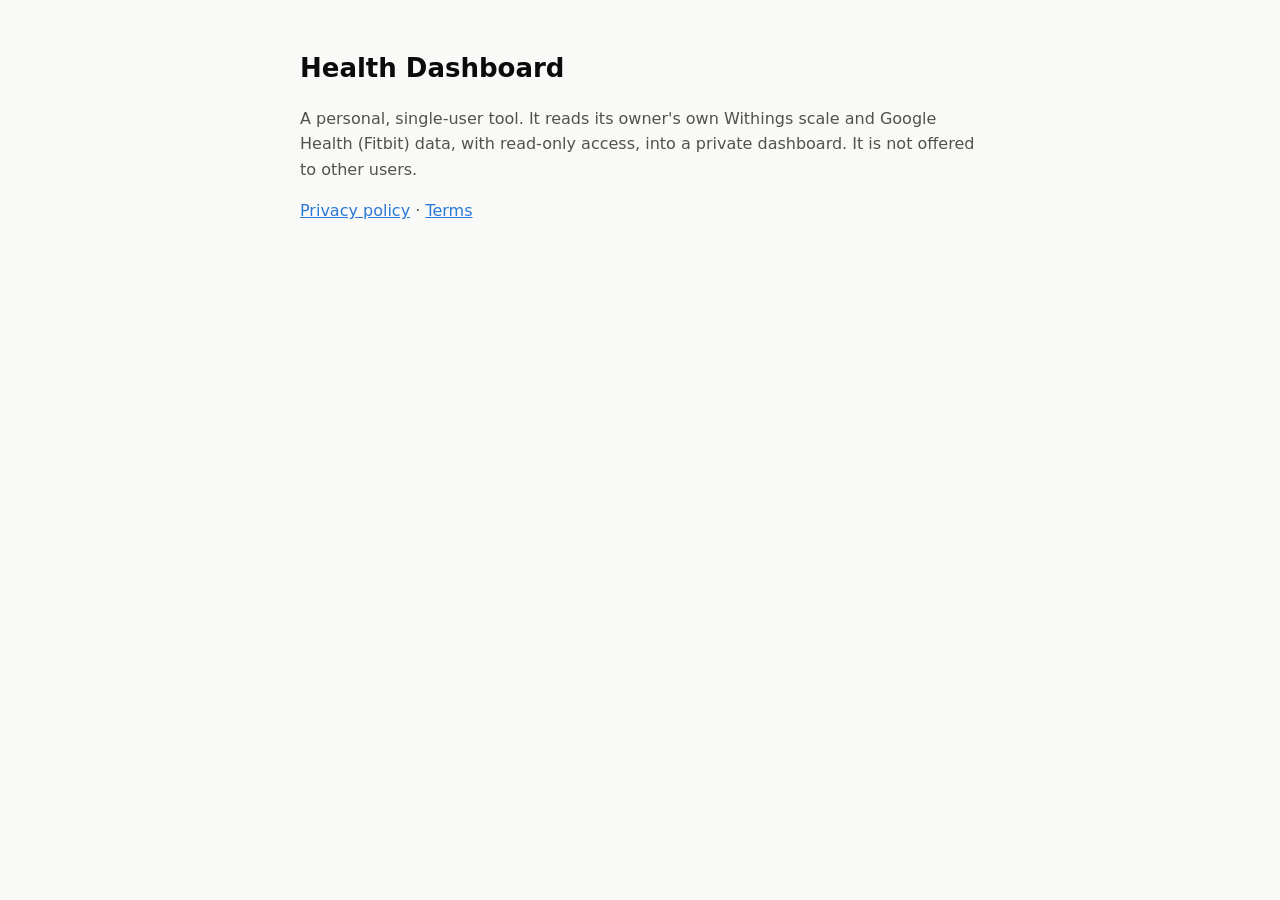
<file: index.html>
<!doctype html>
<html lang="en">
<head>
<meta charset="utf-8">
<meta name="viewport" content="width=device-width, initial-scale=1">
<title>Health Dashboard</title>
<meta name="description" content="A personal, single-user tool that reads its owner's own health data into a private dashboard.">
<link rel="stylesheet" href="style.css">
</head>
<body>
<main>
  <h1>Health Dashboard</h1>
  <p>A personal, single-user tool. It reads its owner's own Withings scale and Google Health
  (Fitbit) data, with read-only access, into a private dashboard. It is not offered to other users.</p>
  <p><a href="privacy.html">Privacy policy</a> · <a href="terms.html">Terms</a></p>
</main>
</body>
</html>
</file>
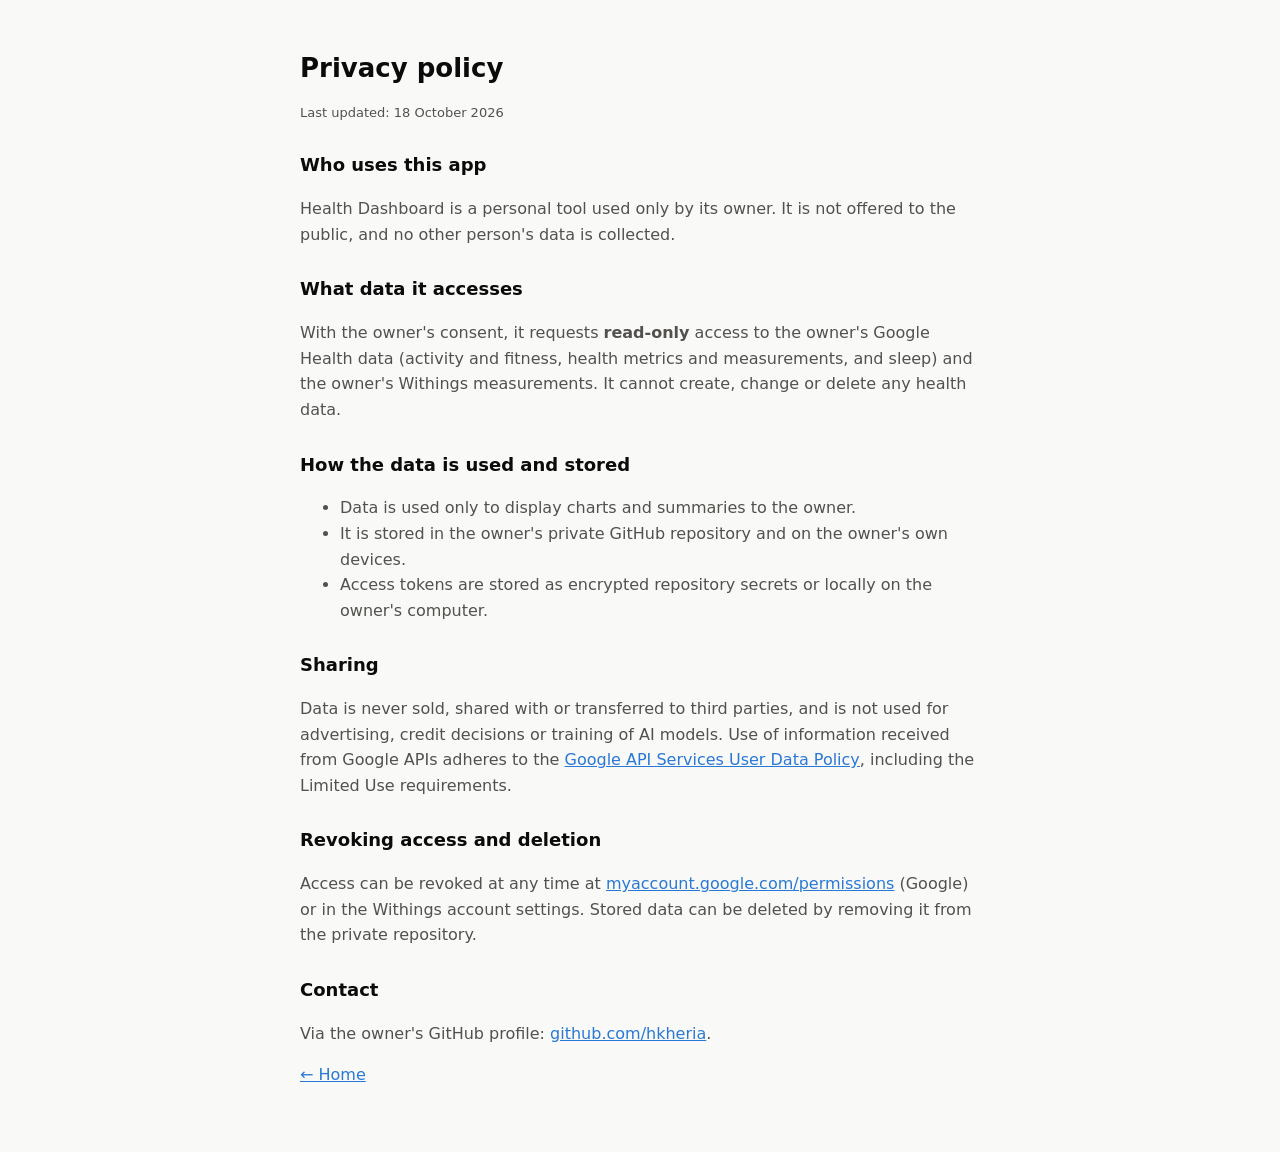
<file: privacy.html>
<!doctype html>
<html lang="en">
<head>
<meta charset="utf-8">
<meta name="viewport" content="width=device-width, initial-scale=1">
<title>Privacy Policy</title>
<meta name="description" content="Privacy policy for the Health Dashboard personal tool.">
<link rel="stylesheet" href="style.css">
</head>
<body>
<main>
  <h1>Privacy policy</h1>
  <p class="updated">Last updated: 18 October 2026</p>

  <h2>Who uses this app</h2>
  <p>Health Dashboard is a personal tool used only by its owner. It is not offered to the public,
  and no other person's data is collected.</p>

  <h2>What data it accesses</h2>
  <p>With the owner's consent, it requests <strong>read-only</strong> access to the owner's
  Google Health data (activity and fitness, health metrics and measurements, and sleep) and the owner's
  Withings measurements. It cannot create, change or delete any health data.</p>

  <h2>How the data is used and stored</h2>
  <ul>
    <li>Data is used only to display charts and summaries to the owner.</li>
    <li>It is stored in the owner's private GitHub repository and on the owner's own devices.</li>
    <li>Access tokens are stored as encrypted repository secrets or locally on the owner's computer.</li>
  </ul>

  <h2>Sharing</h2>
  <p>Data is never sold, shared with or transferred to third parties, and is not used for advertising,
  credit decisions or training of AI models. Use of information received from Google APIs adheres to the
  <a href="https://developers.google.com/terms/api-services-user-data-policy">Google API Services User Data Policy</a>,
  including the Limited Use requirements.</p>

  <h2>Revoking access and deletion</h2>
  <p>Access can be revoked at any time at
  <a href="https://myaccount.google.com/permissions">myaccount.google.com/permissions</a>
  (Google) or in the Withings account settings. Stored data can be deleted by removing it from the
  private repository.</p>

  <h2>Contact</h2>
  <p>Via the owner's GitHub profile: <a href="https://github.com/hkheria">github.com/hkheria</a>.</p>

  <p><a href="./">← Home</a></p>
</main>
</body>
</html>
</file>
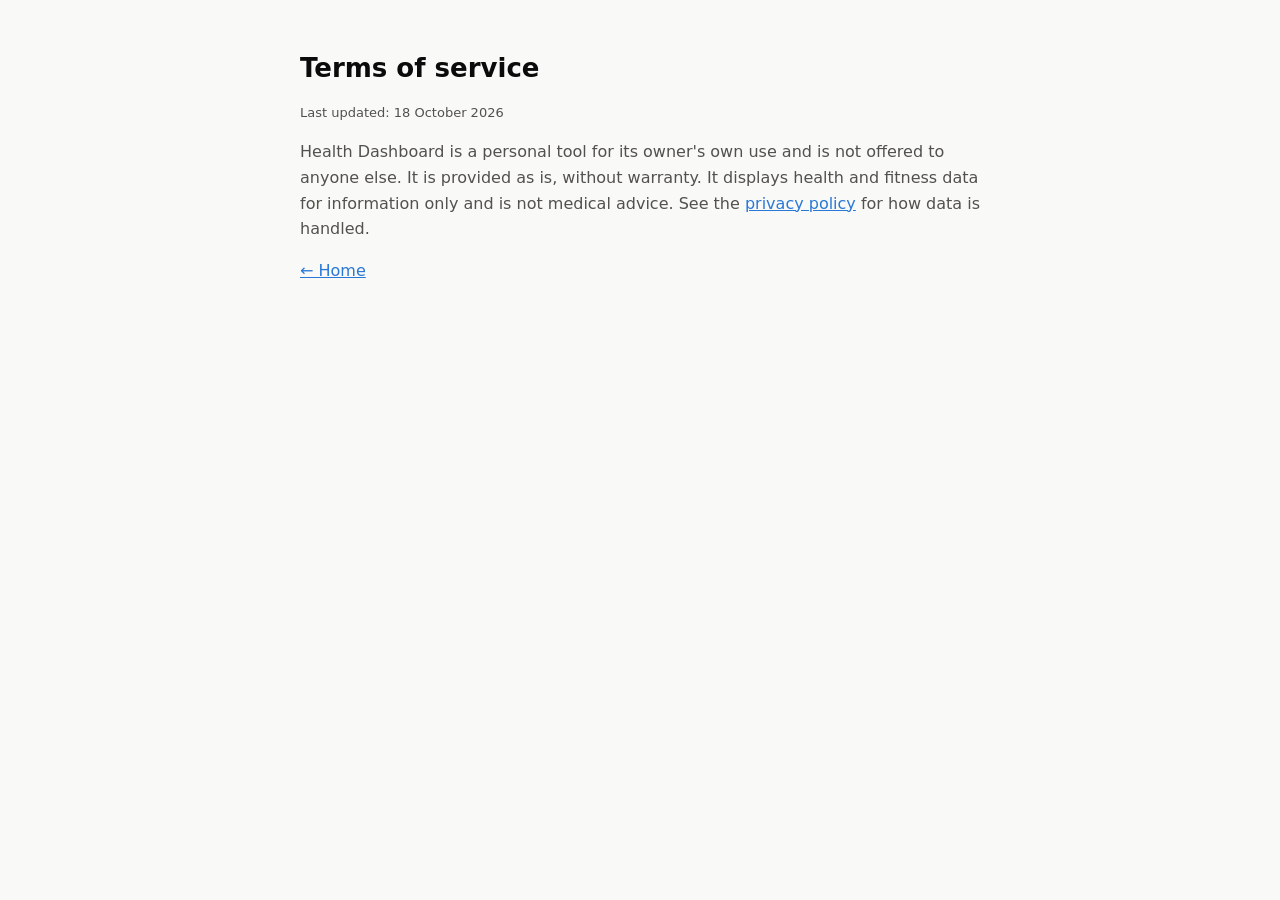
<file: terms.html>
<!doctype html>
<html lang="en">
<head>
<meta charset="utf-8">
<meta name="viewport" content="width=device-width, initial-scale=1">
<title>Terms of Service</title>
<meta name="description" content="Terms of service for the Health Dashboard personal tool.">
<link rel="stylesheet" href="style.css">
</head>
<body>
<main>
  <h1>Terms of service</h1>
  <p class="updated">Last updated: 18 October 2026</p>
  <p>Health Dashboard is a personal tool for its owner's own use and is not offered to anyone else.
  It is provided as is, without warranty. It displays health and fitness data for information only and
  is not medical advice. See the <a href="privacy.html">privacy policy</a> for how data is handled.</p>
  <p><a href="./">← Home</a></p>
</main>
</body>
</html>
</file>
<file: style.css>
:root { color-scheme: light dark; --bg: #f9f9f7; --ink: #0b0b0b; --muted: #52514e; --link: #2a78d6; }
@media (prefers-color-scheme: dark) { :root { --bg: #0d0d0d; --ink: #f0efec; --muted: #c3c2b7; --link: #3987e5; } }
body { margin: 0; background: var(--bg); color: var(--ink); font: 16px/1.6 system-ui, -apple-system, "Segoe UI", sans-serif; }
main { max-width: 680px; margin: 0 auto; padding: 48px 16px; }
h1 { font-size: 26px; margin: 0 0 4px; }
h2 { font-size: 18px; margin: 28px 0 6px; }
p, li { color: var(--muted); }
a { color: var(--link); }
.updated { font-size: 13px; }
</file>
